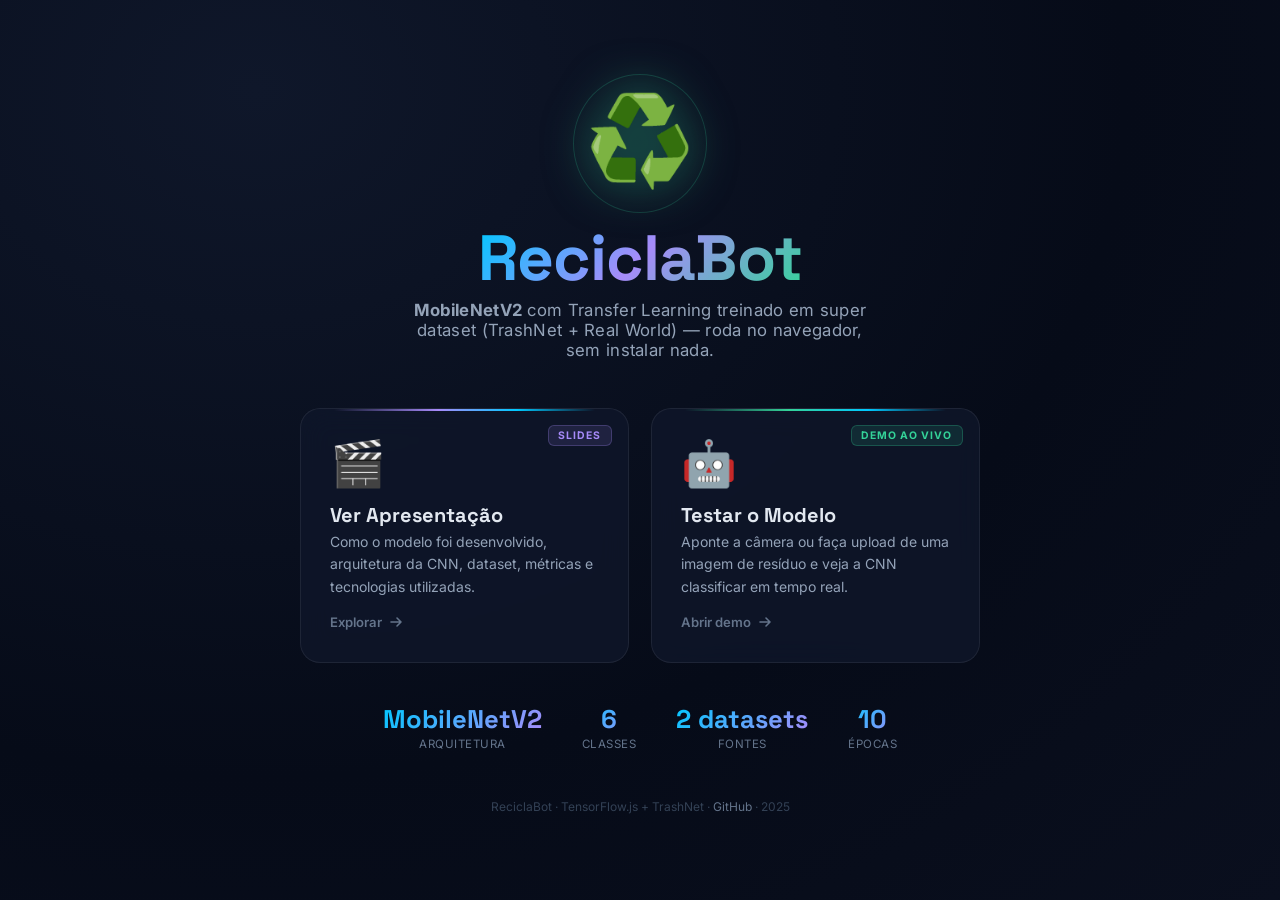
<file: index.html>
<!DOCTYPE html>
<html lang="pt-BR">
<head>
  <meta charset="UTF-8">
  <meta name="viewport" content="width=device-width, initial-scale=1.0">
  <title>ReciclaBot — Classificador de Resíduos com CNN</title>
  <meta name="description" content="ReciclaBot: demonstração de MobileNetV2 com Transfer Learning treinado em super dataset (TrashNet + Real World) para classificação de resíduos, direto no navegador com TensorFlow.js.">
  <link rel="stylesheet" href="style.css">
  <style>
    /* ── Hub-specific styles ── */
    .hub-wrap {
      min-height: 100vh;
      display: flex;
      flex-direction: column;
      align-items: center;
      justify-content: center;
      padding: 2rem 1.5rem;
      gap: 0;
    }

    /* ── Logo / Hero ── */
    .hub-logo {
      font-size: clamp(3.5rem, 10vw, 5.5rem);
      margin-bottom: 0.5rem;
      animation: iconFloat 4s ease-in-out infinite;
      filter: drop-shadow(0 0 24px rgba(52, 211, 153, 0.5));
    }

    .hub-title {
      font-family: var(--font-display);
      font-size: clamp(2.4rem, 7vw, 4rem);
      font-weight: 700;
      text-align: center;
      line-height: 1.05;
      letter-spacing: -1px;
      margin-bottom: 0.5rem;
      animation: gradShift 5s ease-in-out infinite alternate;
    }

    .hub-tagline {
      font-size: clamp(0.9rem, 2.5vw, 1.05rem);
      color: var(--clr-muted);
      text-align: center;
      letter-spacing: 0.3px;
      margin-bottom: 3rem;
      max-width: 480px;
    }

    /* ── Two big action cards ── */
    .hub-cards {
      display: grid;
      grid-template-columns: repeat(auto-fit, minmax(260px, 1fr));
      gap: 1.4rem;
      width: 100%;
      max-width: 680px;
      margin-bottom: 2.5rem;
    }

    .hub-card {
      position: relative;
      padding: 2rem 1.8rem 2rem;
      border-radius: var(--radius-card);
      border: 1px solid var(--clr-border);
      background: var(--clr-bg-card);
      backdrop-filter: var(--blur-card);
      cursor: pointer;
      transition: transform 0.25s ease, box-shadow 0.25s ease, border-color 0.25s ease;
      overflow: hidden;
      text-decoration: none;
      color: var(--clr-text);
      display: flex;
      flex-direction: column;
      align-items: flex-start;
      gap: 1rem;
    }

    .hub-card::before {
      content: '';
      position: absolute;
      top: 0; left: 10%; right: 10%;
      height: 2px;
      border-radius: 999px;
      background: var(--card-accent, linear-gradient(90deg, transparent, var(--clr-cyan), transparent));
      transition: opacity 0.25s;
    }

    .hub-card.card-presentation { --card-accent: linear-gradient(90deg, transparent, var(--clr-violet) 40%, var(--clr-cyan) 70%, transparent); }
    .hub-card.card-demo         { --card-accent: linear-gradient(90deg, transparent, var(--clr-green)  40%, var(--clr-cyan) 70%, transparent); }

    .hub-card:hover {
      transform: translateY(-5px);
      border-color: rgba(0,200,255,0.25);
      box-shadow: 0 12px 48px rgba(0,200,255,0.15), 0 4px 20px rgba(0,0,0,0.5);
    }

    .hub-card-icon {
      font-size: 2.8rem;
      line-height: 1;
    }

    .hub-card-badge {
      position: absolute;
      top: 1rem;
      right: 1rem;
      font-size: 0.65rem;
      font-weight: 700;
      letter-spacing: 1px;
      text-transform: uppercase;
      padding: 0.2rem 0.6rem;
      border-radius: 6px;
    }
    .card-presentation .hub-card-badge { background: rgba(167,139,250,0.12); color: var(--clr-violet); border: 1px solid rgba(167,139,250,0.25); }
    .card-demo         .hub-card-badge { background: rgba(52,211,153,0.12);  color: var(--clr-green);  border: 1px solid rgba(52,211,153,0.25); }

    .hub-card-title {
      font-family: var(--font-display);
      font-size: 1.25rem;
      font-weight: 700;
      margin-bottom: 0.2rem;
    }

    .hub-card-desc {
      font-size: 0.875rem;
      color: var(--clr-muted);
      line-height: 1.6;
    }

    .hub-card-arrow {
      margin-top: auto;
      display: flex;
      align-items: center;
      gap: 0.4rem;
      font-size: 0.82rem;
      font-weight: 600;
      color: var(--clr-subtle);
      transition: color 0.2s, gap 0.2s;
    }
    .hub-card:hover .hub-card-arrow { color: var(--clr-cyan); gap: 0.7rem; }

    /* ── Metrics strip ── */
    .hub-metrics {
      display: flex;
      flex-wrap: wrap;
      justify-content: center;
      gap: 1.5rem 2.5rem;
      max-width: 560px;
      text-align: center;
    }

    .metric {
      display: flex;
      flex-direction: column;
      gap: 0.15rem;
    }
    .metric-value {
      font-family: var(--font-display);
      font-size: 1.6rem;
      font-weight: 700;
      background: linear-gradient(135deg, var(--clr-cyan), var(--clr-violet));
      -webkit-background-clip: text;
      -webkit-text-fill-color: transparent;
      background-clip: text;
    }
    .metric-label {
      font-size: 0.72rem;
      color: var(--clr-subtle);
      letter-spacing: 0.5px;
      text-transform: uppercase;
    }

    /* ── Footer ── */
    .hub-footer {
      margin-top: 3rem;
      font-size: 0.75rem;
      color: var(--clr-faint);
      text-align: center;
    }
    .hub-footer a { color: var(--clr-subtle); transition: color 0.2s; }
    .hub-footer a:hover { color: var(--clr-cyan); }

    /* ── Glow ring on logo ── */
    .logo-ring {
      position: relative;
      display: inline-block;
      margin-bottom: 1.5rem;
    }
    .logo-ring::after {
      content: '';
      position: absolute;
      inset: -12px;
      border-radius: 50%;
      border: 1px solid rgba(52,211,153,0.2);
      animation: ringPulse 3s ease-in-out infinite;
    }
    @keyframes ringPulse {
      0%, 100% { box-shadow: 0 0 0 0 rgba(52,211,153,0.15), 0 0 30px rgba(52,211,153,0.10); }
      50%       { box-shadow: 0 0 0 12px rgba(52,211,153,0.0), 0 0 50px rgba(52,211,153,0.20); }
    }

    /* Entry animation */
    .hub-wrap > * { animation: slideUp 0.7s ease forwards; }
    .hub-wrap > *:nth-child(2) { animation-delay: 0.05s; }
    .hub-wrap > *:nth-child(3) { animation-delay: 0.1s; }
    .hub-wrap > *:nth-child(4) { animation-delay: 0.15s; }
    .hub-wrap > *:nth-child(5) { animation-delay: 0.22s; }
    .hub-wrap > *:nth-child(6) { animation-delay: 0.3s; }
  </style>
</head>
<body>
  <!-- Floating emoji background -->
  <div id="waste-bg" aria-hidden="true"></div>

  <div class="page-wrap">
    <main class="hub-wrap">

      <!-- Logo -->
      <div class="logo-ring">
        <div class="hub-logo">♻️</div>
      </div>

      <!-- Title -->
      <h1 class="hub-title gradient-text">ReciclaBot</h1>

      <!-- Tagline -->
      <p class="hub-tagline">
        <strong>MobileNetV2</strong> com Transfer Learning treinado em super dataset
        (TrashNet + Real World) — roda no navegador, sem instalar nada.
      </p>

      <!-- Action cards -->
      <div class="hub-cards">
        <a href="apresentacao/index.html" class="hub-card card-presentation" id="btn-apresentacao">
          <span class="hub-card-badge">slides</span>
          <div class="hub-card-icon">🎬</div>
          <div>
            <div class="hub-card-title">Ver Apresentação</div>
            <p class="hub-card-desc">
              Como o modelo foi desenvolvido, arquitetura da CNN, dataset, métricas e tecnologias utilizadas.
            </p>
          </div>
          <div class="hub-card-arrow">
            Explorar
            <svg width="16" height="16" viewBox="0 0 16 16" fill="none"><path d="M3 8h10M9 4l4 4-4 4" stroke="currentColor" stroke-width="1.6" stroke-linecap="round" stroke-linejoin="round"/></svg>
          </div>
        </a>

        <a href="webapp/index.html" class="hub-card card-demo" id="btn-webapp">
          <span class="hub-card-badge">demo ao vivo</span>
          <div class="hub-card-icon">🤖</div>
          <div>
            <div class="hub-card-title">Testar o Modelo</div>
            <p class="hub-card-desc">
              Aponte a câmera ou faça upload de uma imagem de resíduo e veja a CNN classificar em tempo real.
            </p>
          </div>
          <div class="hub-card-arrow">
            Abrir demo
            <svg width="16" height="16" viewBox="0 0 16 16" fill="none"><path d="M3 8h10M9 4l4 4-4 4" stroke="currentColor" stroke-width="1.6" stroke-linecap="round" stroke-linejoin="round"/></svg>
          </div>
        </a>
      </div>

      <!-- Metrics strip -->
      <div class="hub-metrics">
        <div class="metric">
          <span class="metric-value">MobileNetV2</span>
          <span class="metric-label">Arquitetura</span>
        </div>
        <div class="metric">
          <span class="metric-value">6</span>
          <span class="metric-label">Classes</span>
        </div>
        <div class="metric">
          <span class="metric-value">2 datasets</span>
          <span class="metric-label">Fontes</span>
        </div>
        <div class="metric">
          <span class="metric-value">10</span>
          <span class="metric-label">Épocas</span>
        </div>
      </div>

      <footer class="hub-footer">
        ReciclaBot · TensorFlow.js + TrashNet ·
        <a href="https://github.com/karinyFMP/CNN-ReciclaBot" target="_blank" rel="noopener">GitHub</a>
        · 2025
      </footer>
    </main>
  </div>

  <script>
    // ── Floating background emojis ──
    const items = [
      ["♻️",  4, 22, 0.0,  1.55, 12], ["📄", 16, 28, 3.5,  1.25, -8],
      ["🥫", 31, 19, 1.2,  1.70, 15], ["🍾", 47, 25, 5.8,  1.40, -5],
      ["📦", 62, 21, 2.1,  1.85,-18], ["♻️", 75, 30, 0.7,  1.10, 10],
      ["📄", 88, 17, 4.3,  1.55, -6], ["🥫", 93, 24, 6.5,  1.30, 20],
      ["🍾",  9, 26, 8.0,  1.75,-12], ["📦", 23, 20, 1.9,  1.15, 16],
      ["♻️", 38, 32, 4.0,  1.45, -9], ["📄", 53, 18, 7.2,  1.60,  7],
      ["🥫", 68, 23, 3.0,  1.25,-14], ["🍾", 80, 27, 5.0,  1.70, 11],
      ["📦", 11, 16, 9.1,  1.40, -3], ["♻️", 57, 29, 2.7,  1.85, 18],
    ];
    const bg = document.getElementById('waste-bg');
    items.forEach(([emoji, left, dur, delay, size, rot]) => {
      const s = document.createElement('span');
      s.textContent = emoji;
      s.style.cssText = `left:${left}vw;font-size:${size}rem;animation-duration:${dur}s;animation-delay:-${delay}s;--rs:${rot}deg;--re:${-rot}deg;`;
      bg.appendChild(s);
    });
  </script>
</body>
</html>
</file>
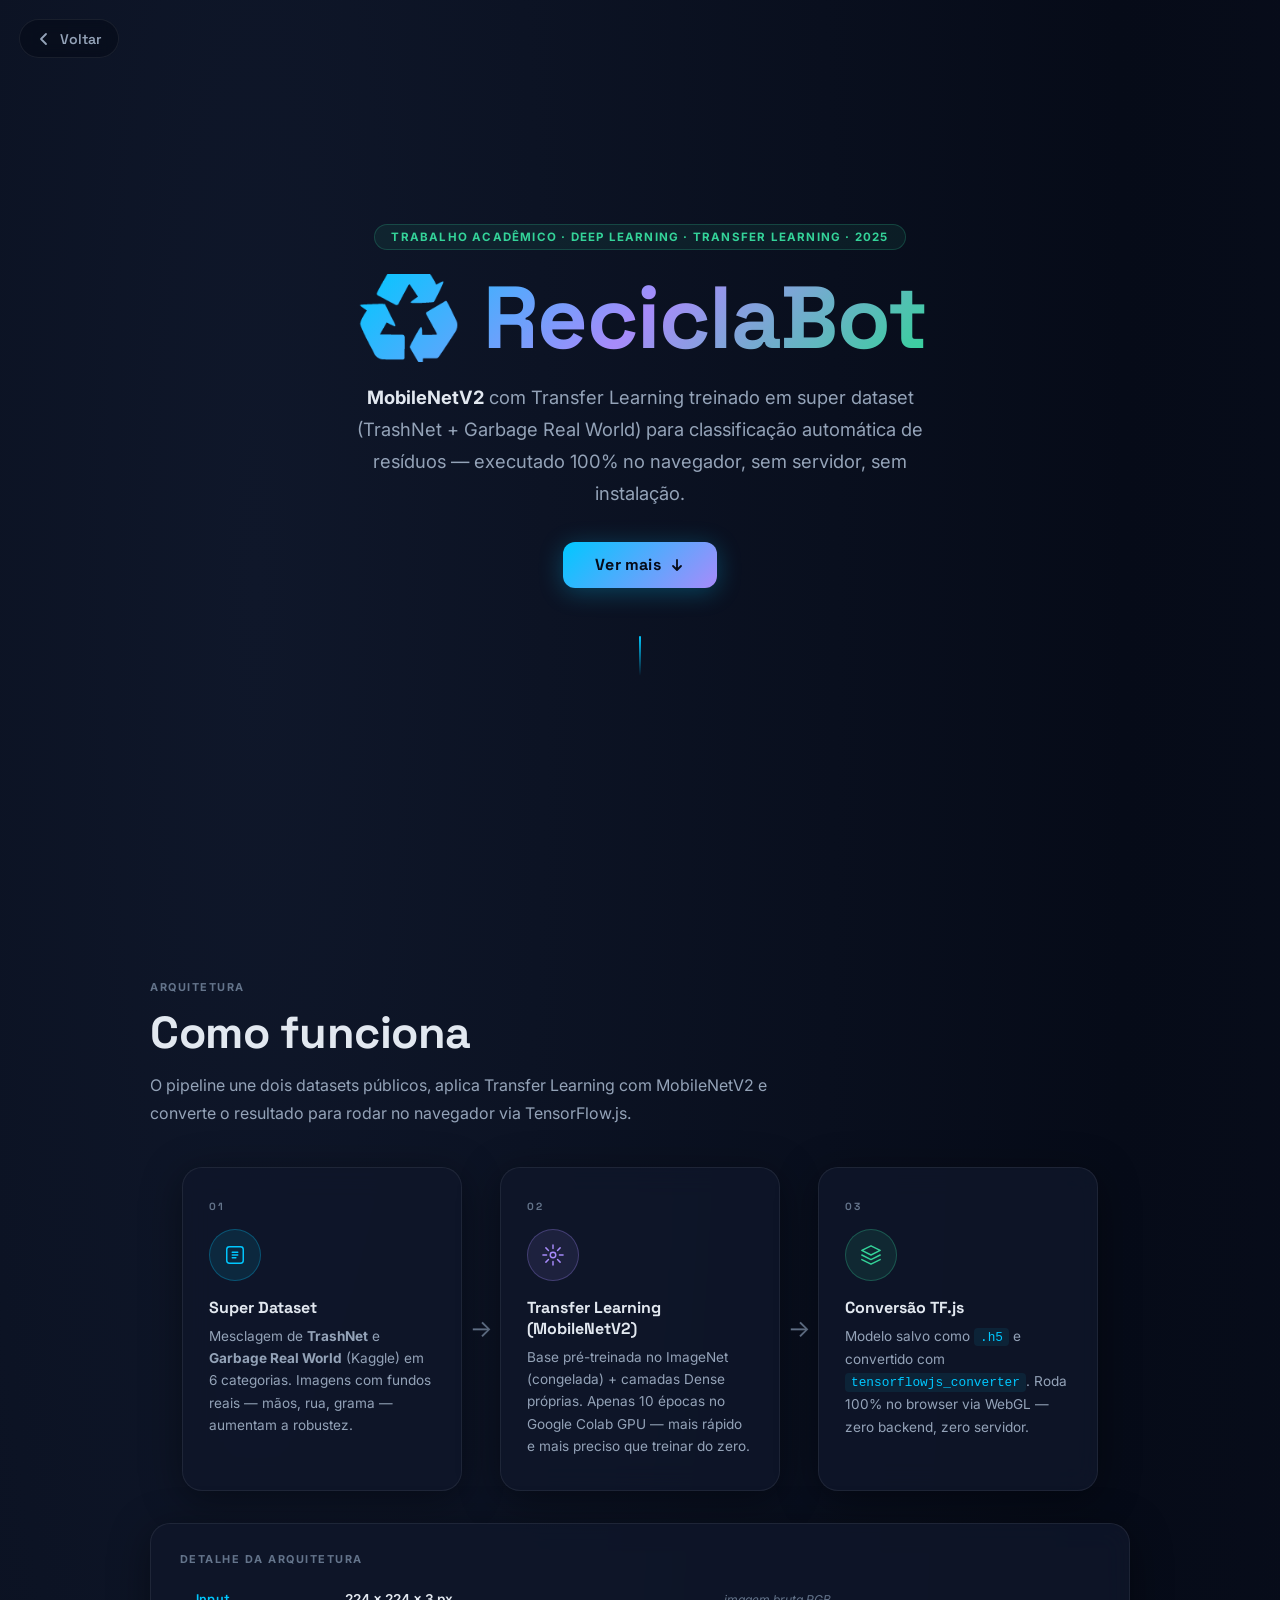
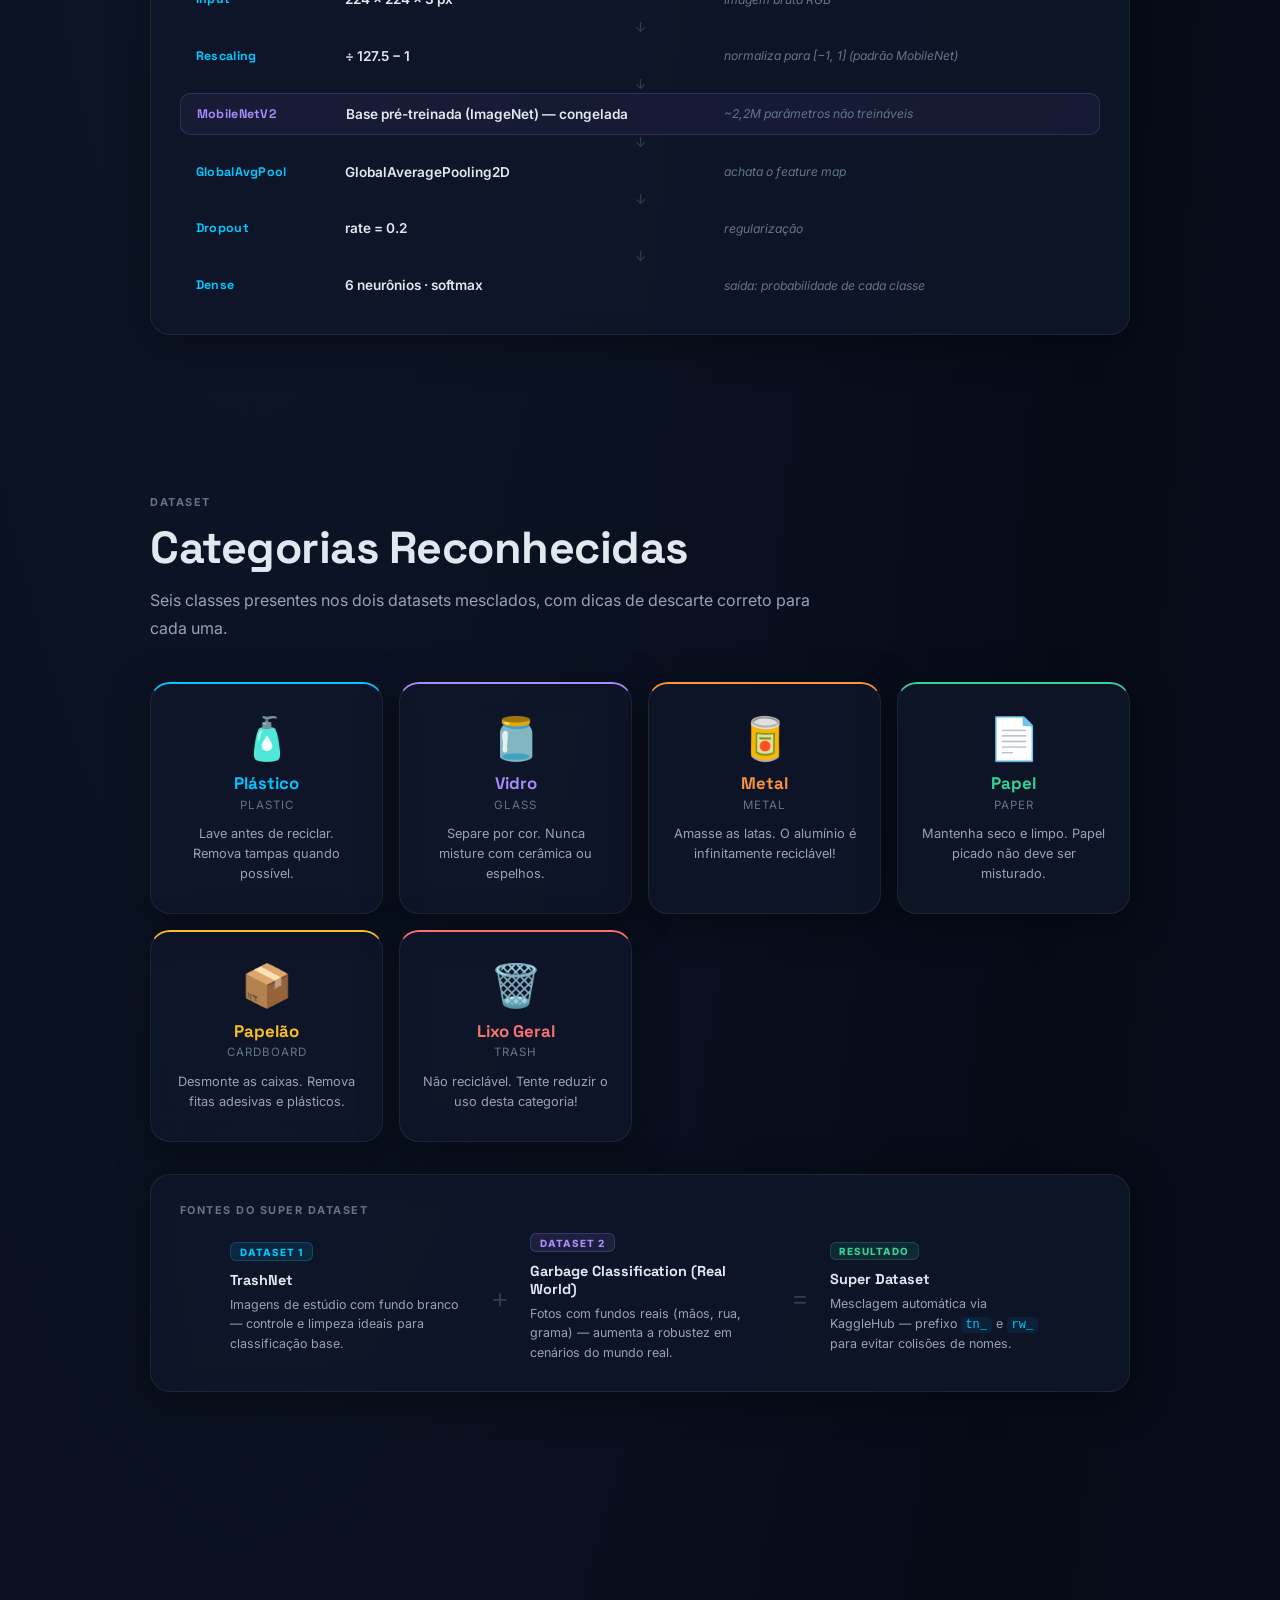
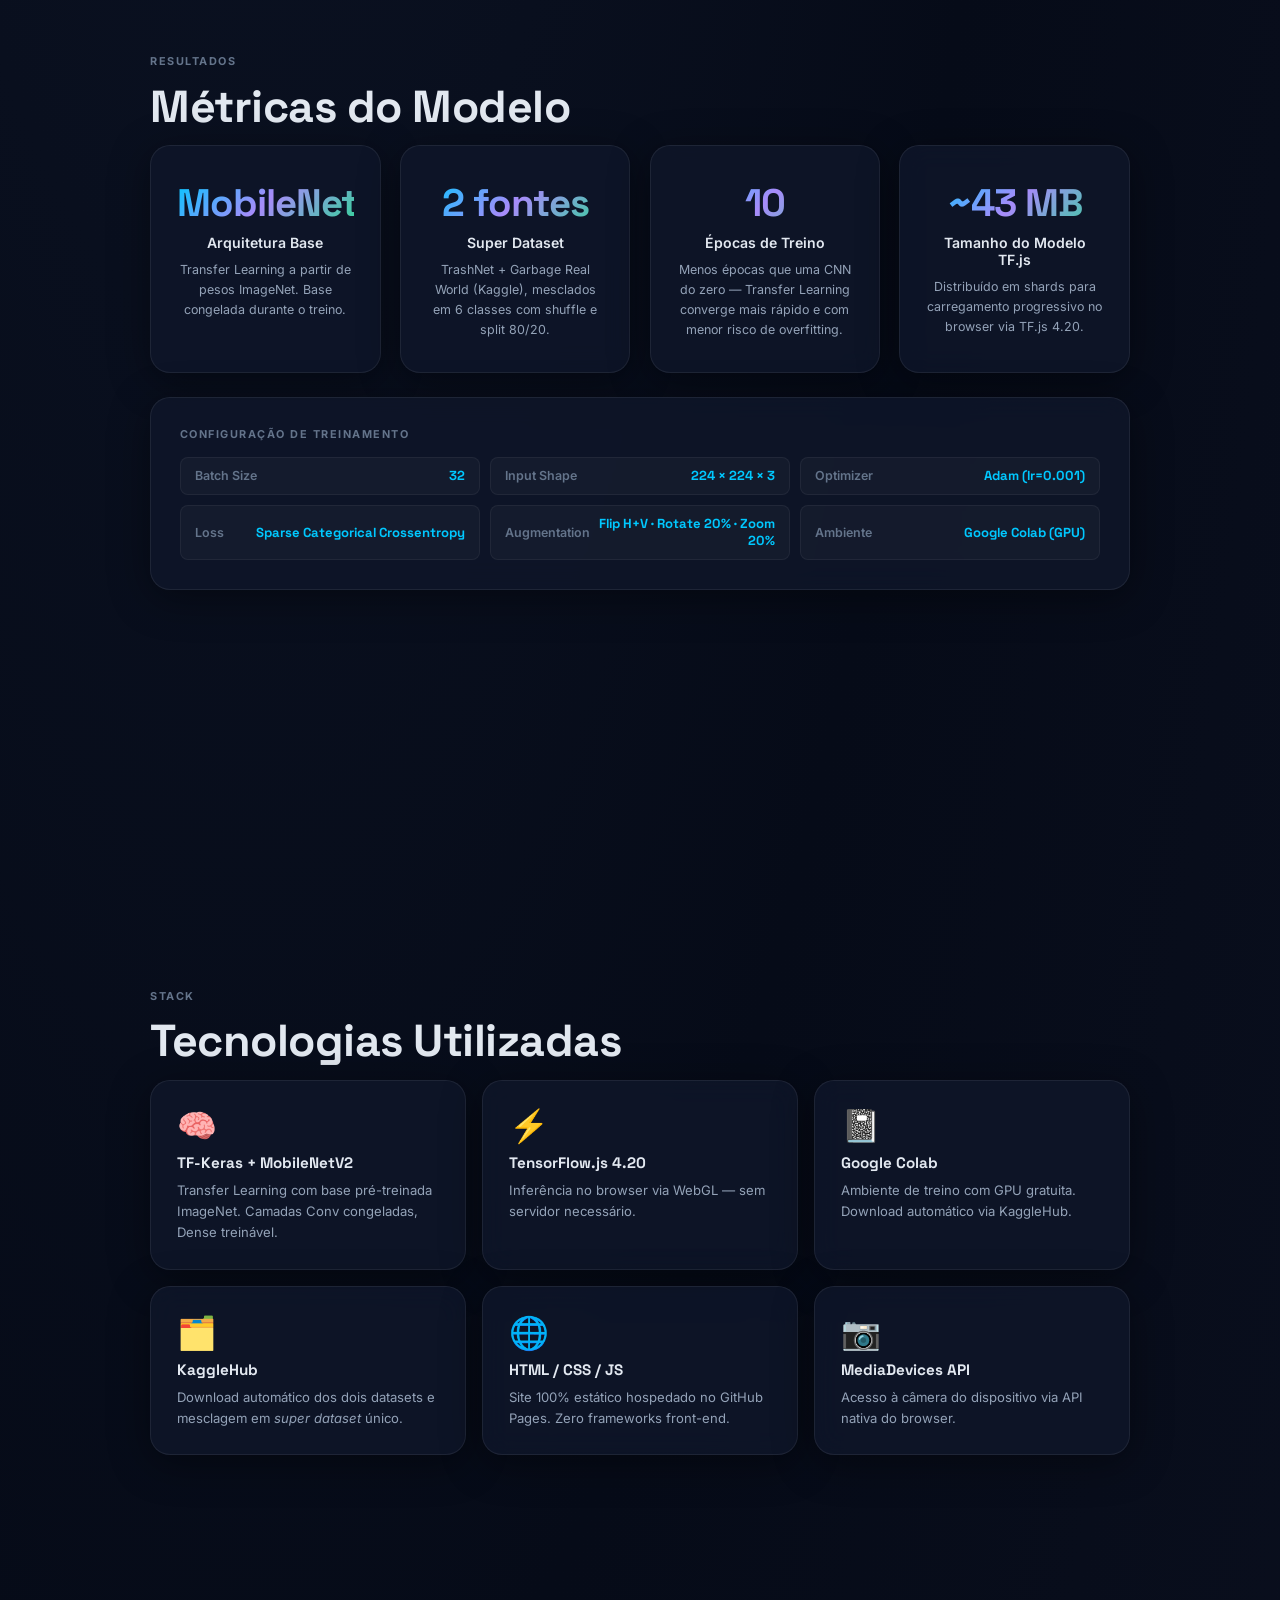
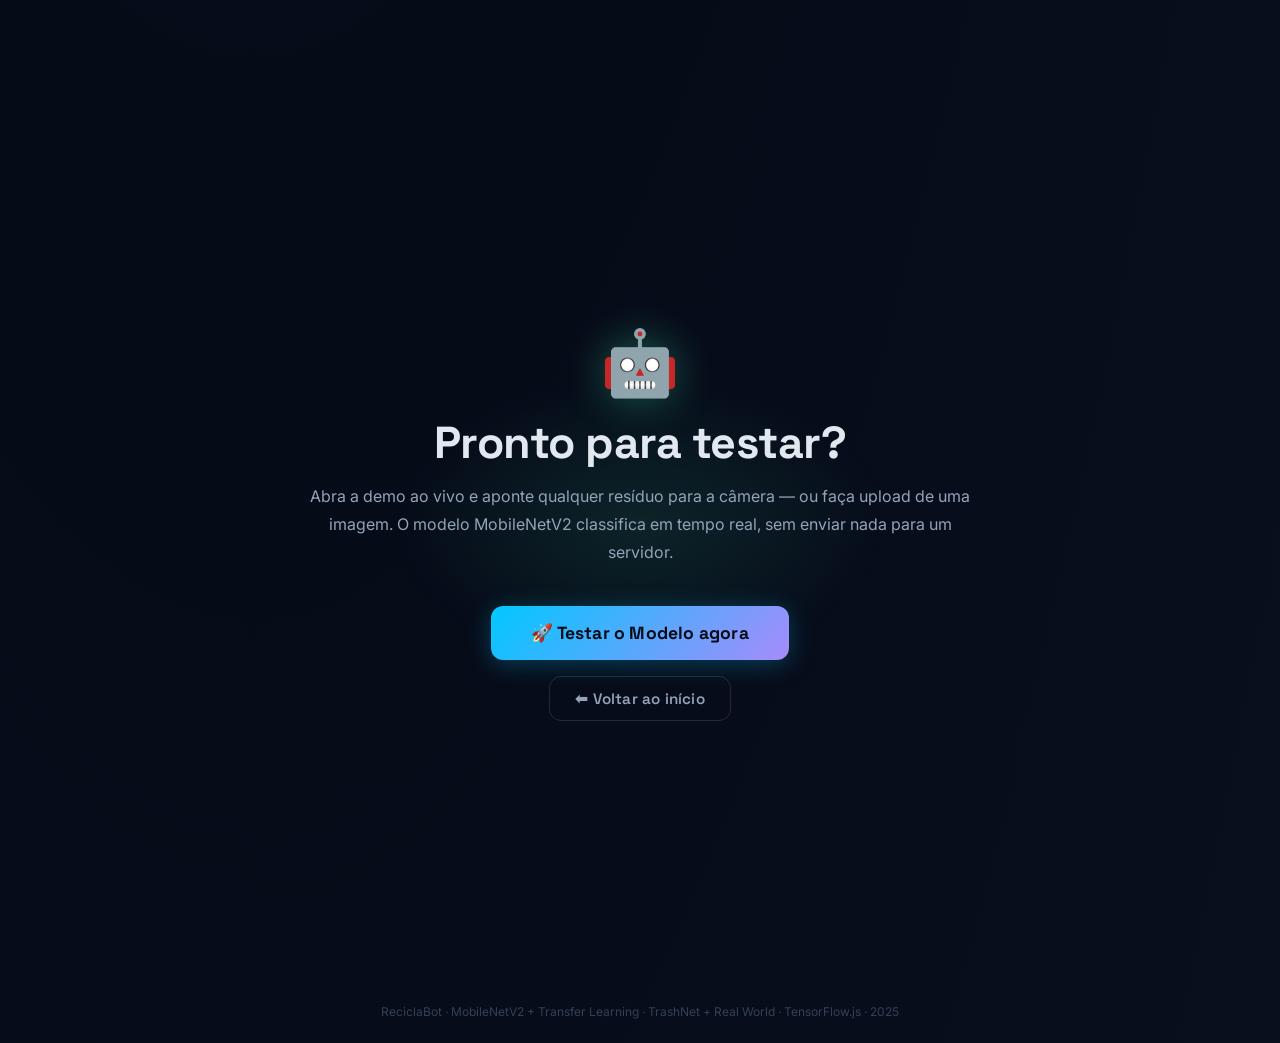
<file: apresentacao/index.html>
<!DOCTYPE html>
<html lang="pt-BR">
<head>
  <meta charset="UTF-8">
  <meta name="viewport" content="width=device-width, initial-scale=1.0">
  <title>Apresentação — ReciclaBot CNN</title>
  <meta name="description" content="Apresentação do projeto ReciclaBot: Transfer Learning com MobileNetV2, super dataset (TrashNet + Real World), métricas, tecnologias e demonstração.">
  <link rel="stylesheet" href="../style.css">
  <link rel="stylesheet" href="style.css">
</head>
<body>
  <!-- Floating emoji background -->
  <div id="waste-bg" aria-hidden="true"></div>

  <!-- ══ FIXED: Test Model button ══ -->
  <a href="../webapp/index.html" class="fab-test" id="fab-test-model" aria-label="Testar o modelo">
    <span class="fab-icon">🤖</span>
    <span class="fab-label">Testar o Modelo</span>
  </a>

  <!-- ══ FIXED: Back button ══ -->
  <a href="../index.html" class="fab-back" id="fab-back-home" aria-label="Voltar">
    <svg width="16" height="16" viewBox="0 0 16 16" fill="none"><path d="M10 3L5 8l5 5" stroke="currentColor" stroke-width="1.8" stroke-linecap="round" stroke-linejoin="round"/></svg>
    <span class="fab-label">Voltar</span>
  </a>

  <div class="page-wrap">

    <!-- ══════════════ SECTION 1 — Hero ══════════════ -->
    <section class="section hero-section" id="hero">
      <div class="hero-inner">
        <div class="hero-chip reveal">Trabalho Acadêmico · Deep Learning · Transfer Learning · 2025</div>
        <h1 class="hero-title gradient-text reveal" style="--d:0.05s">
          ♻️ ReciclaBot
        </h1>
        <p class="hero-sub reveal" style="--d:0.12s">
          <strong>MobileNetV2</strong> com Transfer Learning treinado em super dataset
          (TrashNet + Garbage Real World) para classificação automática de resíduos
          — executado 100% no navegador, sem servidor, sem instalação.
        </p>
        <div class="hero-actions reveal" style="--d:0.2s">
          <a href="#como-funciona" class="btn-primary">
            Ver mais
            <svg width="16" height="16" viewBox="0 0 16 16" fill="none"><path d="M8 3v10M4 9l4 4 4-4" stroke="currentColor" stroke-width="1.8" stroke-linecap="round" stroke-linejoin="round"/></svg>
          </a>
        </div>
        <div class="hero-scroll-hint reveal" style="--d:0.3s" aria-hidden="true">
          <span></span>
        </div>
      </div>
    </section>

    <!-- ══════════════ SECTION 2 — Como funciona ══════════════ -->
    <section class="section" id="como-funciona">
      <div class="section-inner">
        <p class="section-label reveal">Arquitetura</p>
        <h2 class="section-title reveal" style="--d:0.05s">Como funciona</h2>
        <p class="section-desc reveal" style="--d:0.1s">
          O pipeline une dois datasets públicos, aplica Transfer Learning com MobileNetV2
          e converte o resultado para rodar no navegador via TensorFlow.js.
        </p>

        <div class="pipeline-steps">
          <div class="pipeline-step glass-card reveal" style="--d:0.05s">
            <div class="ps-num">01</div>
            <div class="ps-icon step-1">
              <svg viewBox="0 0 24 24" fill="none" stroke="currentColor" stroke-width="1.6" xmlns="http://www.w3.org/2000/svg"><rect x="3" y="3" width="18" height="18" rx="3"/><path d="M9 9h6M9 12h6M9 15h4" stroke-linecap="round"/></svg>
            </div>
            <div class="ps-content">
              <h3>Super Dataset</h3>
              <p>Mesclagem de <strong>TrashNet</strong> e <strong>Garbage Real World</strong> (Kaggle) em 6 categorias. Imagens com fundos reais — mãos, rua, grama — aumentam a robustez.</p>
            </div>
          </div>

          <div class="pipeline-arrow reveal" style="--d:0.08s" aria-hidden="true">→</div>

          <div class="pipeline-step glass-card reveal" style="--d:0.12s">
            <div class="ps-num">02</div>
            <div class="ps-icon step-2">
              <svg viewBox="0 0 24 24" fill="none" stroke="currentColor" stroke-width="1.6" xmlns="http://www.w3.org/2000/svg"><circle cx="12" cy="12" r="3"/><path d="M12 1v4M12 19v4M4.22 4.22l2.83 2.83M16.95 16.95l2.83 2.83M1 12h4M19 12h4M4.22 19.78l2.83-2.83M16.95 7.05l2.83-2.83" stroke-linecap="round"/></svg>
            </div>
            <div class="ps-content">
              <h3>Transfer Learning (MobileNetV2)</h3>
              <p>Base pré-treinada no ImageNet (congelada) + camadas Dense próprias. Apenas 10 épocas no Google Colab GPU — mais rápido e mais preciso que treinar do zero.</p>
            </div>
          </div>

          <div class="pipeline-arrow reveal" style="--d:0.16s" aria-hidden="true">→</div>

          <div class="pipeline-step glass-card reveal" style="--d:0.2s">
            <div class="ps-num">03</div>
            <div class="ps-icon step-3">
              <svg viewBox="0 0 24 24" fill="none" stroke="currentColor" stroke-width="1.6" xmlns="http://www.w3.org/2000/svg"><path d="M12 2L2 7l10 5 10-5-10-5zM2 17l10 5 10-5M2 12l10 5 10-5" stroke-linecap="round" stroke-linejoin="round"/></svg>
            </div>
            <div class="ps-content">
              <h3>Conversão TF.js</h3>
              <p>Modelo salvo como <code>.h5</code> e convertido com <code>tensorflowjs_converter</code>. Roda 100% no browser via WebGL — zero backend, zero servidor.</p>
            </div>
          </div>
        </div>

        <!-- Architecture detail card -->
        <div class="arch-detail glass-card reveal" style="--d:0.25s; margin-top:2rem;">
          <p class="section-label" style="margin-bottom:0.8rem">Detalhe da Arquitetura</p>
          <div class="arch-layers">
            <div class="arch-layer">
              <span class="arch-layer-num">Input</span>
              <span class="arch-layer-name">224 × 224 × 3 px</span>
              <span class="arch-layer-note">imagem bruta RGB</span>
            </div>
            <div class="arch-arrow" aria-hidden="true">↓</div>
            <div class="arch-layer">
              <span class="arch-layer-num">Rescaling</span>
              <span class="arch-layer-name">÷ 127.5 − 1</span>
              <span class="arch-layer-note">normaliza para [−1, 1] (padrão MobileNet)</span>
            </div>
            <div class="arch-arrow" aria-hidden="true">↓</div>
            <div class="arch-layer arch-highlight">
              <span class="arch-layer-num">MobileNetV2</span>
              <span class="arch-layer-name">Base pré-treinada (ImageNet) — congelada</span>
              <span class="arch-layer-note">~2,2M parâmetros não treináveis</span>
            </div>
            <div class="arch-arrow" aria-hidden="true">↓</div>
            <div class="arch-layer">
              <span class="arch-layer-num">GlobalAvgPool</span>
              <span class="arch-layer-name">GlobalAveragePooling2D</span>
              <span class="arch-layer-note">achata o feature map</span>
            </div>
            <div class="arch-arrow" aria-hidden="true">↓</div>
            <div class="arch-layer">
              <span class="arch-layer-num">Dropout</span>
              <span class="arch-layer-name">rate = 0.2</span>
              <span class="arch-layer-note">regularização</span>
            </div>
            <div class="arch-arrow" aria-hidden="true">↓</div>
            <div class="arch-layer">
              <span class="arch-layer-num">Dense</span>
              <span class="arch-layer-name">6 neurônios · softmax</span>
              <span class="arch-layer-note">saída: probabilidade de cada classe</span>
            </div>
          </div>
        </div>

      </div>
    </section>

    <!-- ══════════════ SECTION 3 — Categorias ══════════════ -->
    <section class="section" id="categorias">
      <div class="section-inner">
        <p class="section-label reveal">Dataset</p>
        <h2 class="section-title reveal" style="--d:0.05s">Categorias Reconhecidas</h2>
        <p class="section-desc reveal" style="--d:0.1s">
          Seis classes presentes nos dois datasets mesclados, com dicas de descarte correto para cada uma.
        </p>

        <div class="cat-grid">
          <div class="cat-card glass-card reveal" style="--d:0.03s; --accent:#00c8ff">
            <div class="cat-icon">🧴</div>
            <div class="cat-name">Plástico</div>
            <div class="cat-en">plastic</div>
            <p class="cat-tip">Lave antes de reciclar. Remova tampas quando possível.</p>
          </div>
          <div class="cat-card glass-card reveal" style="--d:0.07s; --accent:#a78bfa">
            <div class="cat-icon">🫙</div>
            <div class="cat-name">Vidro</div>
            <div class="cat-en">glass</div>
            <p class="cat-tip">Separe por cor. Nunca misture com cerâmica ou espelhos.</p>
          </div>
          <div class="cat-card glass-card reveal" style="--d:0.11s; --accent:#fb923c">
            <div class="cat-icon">🥫</div>
            <div class="cat-name">Metal</div>
            <div class="cat-en">metal</div>
            <p class="cat-tip">Amasse as latas. O alumínio é infinitamente reciclável!</p>
          </div>
          <div class="cat-card glass-card reveal" style="--d:0.15s; --accent:#34d399">
            <div class="cat-icon">📄</div>
            <div class="cat-name">Papel</div>
            <div class="cat-en">paper</div>
            <p class="cat-tip">Mantenha seco e limpo. Papel picado não deve ser misturado.</p>
          </div>
          <div class="cat-card glass-card reveal" style="--d:0.19s; --accent:#fbbf24">
            <div class="cat-icon">📦</div>
            <div class="cat-name">Papelão</div>
            <div class="cat-en">cardboard</div>
            <p class="cat-tip">Desmonte as caixas. Remova fitas adesivas e plásticos.</p>
          </div>
          <div class="cat-card glass-card reveal" style="--d:0.23s; --accent:#f87171">
            <div class="cat-icon">🗑️</div>
            <div class="cat-name">Lixo Geral</div>
            <div class="cat-en">trash</div>
            <p class="cat-tip">Não reciclável. Tente reduzir o uso desta categoria!</p>
          </div>
        </div>

        <!-- Dataset comparison -->
        <div class="dataset-compare glass-card reveal" style="--d:0.28s; margin-top:2rem;">
          <p class="section-label" style="margin-bottom:1rem">Fontes do Super Dataset</p>
          <div class="ds-cols">
            <div class="ds-col">
              <div class="ds-badge ds-badge-cyan">Dataset 1</div>
              <div class="ds-name">TrashNet</div>
              <div class="ds-desc">Imagens de estúdio com fundo branco — controle e limpeza ideais para classificação base.</div>
            </div>
            <div class="ds-plus" aria-hidden="true">+</div>
            <div class="ds-col">
              <div class="ds-badge ds-badge-violet">Dataset 2</div>
              <div class="ds-name">Garbage Classification (Real World)</div>
              <div class="ds-desc">Fotos com fundos reais (mãos, rua, grama) — aumenta a robustez em cenários do mundo real.</div>
            </div>
            <div class="ds-equals" aria-hidden="true">=</div>
            <div class="ds-col ds-result">
              <div class="ds-badge ds-badge-green">Resultado</div>
              <div class="ds-name">Super Dataset</div>
              <div class="ds-desc">Mesclagem automática via KaggleHub — prefixo <code>tn_</code> e <code>rw_</code> para evitar colisões de nomes.</div>
            </div>
          </div>
        </div>

      </div>
    </section>

    <!-- ══════════════ SECTION 4 — Métricas ══════════════ -->
    <section class="section" id="metricas">
      <div class="section-inner">
        <p class="section-label reveal">Resultados</p>
        <h2 class="section-title reveal" style="--d:0.05s">Métricas do Modelo</h2>

        <div class="metrics-grid">
          <div class="metric-big glass-card reveal" style="--d:0.04s">
            <div class="metric-big-value gradient-text">MobileNetV2</div>
            <div class="metric-big-label">Arquitetura Base</div>
            <p class="metric-big-note">Transfer Learning a partir de pesos ImageNet. Base congelada durante o treino.</p>
          </div>
          <div class="metric-big glass-card reveal" style="--d:0.09s">
            <div class="metric-big-value gradient-text">2 fontes</div>
            <div class="metric-big-label">Super Dataset</div>
            <p class="metric-big-note">TrashNet + Garbage Real World (Kaggle), mesclados em 6 classes com shuffle e split 80/20.</p>
          </div>
          <div class="metric-big glass-card reveal" style="--d:0.14s">
            <div class="metric-big-value gradient-text">10</div>
            <div class="metric-big-label">Épocas de Treino</div>
            <p class="metric-big-note">Menos épocas que uma CNN do zero — Transfer Learning converge mais rápido e com menor risco de overfitting.</p>
          </div>
          <div class="metric-big glass-card reveal" style="--d:0.19s">
            <div class="metric-big-value gradient-text">~43 MB</div>
            <div class="metric-big-label">Tamanho do Modelo TF.js</div>
            <p class="metric-big-note">Distribuído em shards para carregamento progressivo no browser via TF.js 4.20.</p>
          </div>
        </div>

        <!-- Training config block -->
        <div class="train-config glass-card reveal" style="--d:0.24s; margin-top:1.5rem;">
          <p class="section-label" style="margin-bottom:1rem">Configuração de Treinamento</p>
          <div class="config-grid">
            <div class="config-item"><span class="cfg-key">Batch Size</span><span class="cfg-val">32</span></div>
            <div class="config-item"><span class="cfg-key">Input Shape</span><span class="cfg-val">224 × 224 × 3</span></div>
            <div class="config-item"><span class="cfg-key">Optimizer</span><span class="cfg-val">Adam (lr=0.001)</span></div>
            <div class="config-item"><span class="cfg-key">Loss</span><span class="cfg-val">Sparse Categorical Crossentropy</span></div>
            <div class="config-item"><span class="cfg-key">Augmentation</span><span class="cfg-val">Flip H+V · Rotate 20% · Zoom 20%</span></div>
            <div class="config-item"><span class="cfg-key">Ambiente</span><span class="cfg-val">Google Colab (GPU)</span></div>
          </div>
        </div>

      </div>
    </section>

    <!-- ══════════════ SECTION 5 — Tecnologias ══════════════ -->
    <section class="section" id="tecnologias">
      <div class="section-inner">
        <p class="section-label reveal">Stack</p>
        <h2 class="section-title reveal" style="--d:0.05s">Tecnologias Utilizadas</h2>

        <div class="tech-grid">
          <div class="tech-item glass-card reveal" style="--d:0.04s">
            <div class="tech-logo">🧠</div>
            <div class="tech-name">TF-Keras + MobileNetV2</div>
            <div class="tech-desc">Transfer Learning com base pré-treinada ImageNet. Camadas Conv congeladas, Dense treinável.</div>
          </div>
          <div class="tech-item glass-card reveal" style="--d:0.08s">
            <div class="tech-logo">⚡</div>
            <div class="tech-name">TensorFlow.js 4.20</div>
            <div class="tech-desc">Inferência no browser via WebGL — sem servidor necessário.</div>
          </div>
          <div class="tech-item glass-card reveal" style="--d:0.12s">
            <div class="tech-logo">📓</div>
            <div class="tech-name">Google Colab</div>
            <div class="tech-desc">Ambiente de treino com GPU gratuita. Download automático via KaggleHub.</div>
          </div>
          <div class="tech-item glass-card reveal" style="--d:0.16s">
            <div class="tech-logo">🗂️</div>
            <div class="tech-name">KaggleHub</div>
            <div class="tech-desc">Download automático dos dois datasets e mesclagem em <em>super dataset</em> único.</div>
          </div>
          <div class="tech-item glass-card reveal" style="--d:0.20s">
            <div class="tech-logo">🌐</div>
            <div class="tech-name">HTML / CSS / JS</div>
            <div class="tech-desc">Site 100% estático hospedado no GitHub Pages. Zero frameworks front-end.</div>
          </div>
          <div class="tech-item glass-card reveal" style="--d:0.24s">
            <div class="tech-logo">📷</div>
            <div class="tech-name">MediaDevices API</div>
            <div class="tech-desc">Acesso à câmera do dispositivo via API nativa do browser.</div>
          </div>
        </div>
      </div>
    </section>

    <!-- ══════════════ SECTION 6 — CTA Final ══════════════ -->
    <section class="section cta-section" id="demo">
      <div class="section-inner cta-inner">
        <div class="cta-glow" aria-hidden="true"></div>
        <div class="cta-emoji reveal">🤖</div>
        <h2 class="section-title reveal" style="--d:0.06s">Pronto para testar?</h2>
        <p class="section-desc reveal" style="--d:0.12s">
          Abra a demo ao vivo e aponte qualquer resíduo para a câmera — ou faça upload de uma imagem.
          O modelo MobileNetV2 classifica em tempo real, sem enviar nada para um servidor.
        </p>
        <div class="reveal" style="--d:0.18s">
          <a href="../webapp/index.html" class="btn-primary" id="cta-test-btn" style="font-size:1.1rem; padding:1rem 2.5rem;">
            🚀 Testar o Modelo agora
          </a>
        </div>
        <a href="../index.html" class="btn-secondary reveal" style="--d:0.24s; margin-top:1rem;">⬅ Voltar ao início</a>
      </div>
    </section>

    <footer class="pres-footer">
      ReciclaBot · MobileNetV2 + Transfer Learning · TrashNet + Real World · TensorFlow.js · 2025
    </footer>
  </div><!-- .page-wrap -->

  <script src="app.js"></script>
</body>
</html>
</file>
<file: style.css>
/* ══════════════════════════════════════════════════════
   ReciclaBot — Shared Design System (Cyber / Eco-Tech)
   Imported by: index.html, apresentacao/, webapp/
   ══════════════════════════════════════════════════════ */

/* ── Google Fonts ── */
@import url('https://fonts.googleapis.com/css2?family=Inter:wght@300;400;600;700;900&family=Space+Grotesk:wght@400;600;700&display=swap');

/* ── CSS Custom Properties (Design Tokens) ── */
:root {
  --clr-bg:        #060b18;
  --clr-bg-card:   rgba(15, 23, 42, 0.82);
  --clr-border:    rgba(255, 255, 255, 0.07);
  --clr-cyan:      #00c8ff;
  --clr-violet:    #a78bfa;
  --clr-green:     #34d399;
  --clr-amber:     #fbbf24;
  --clr-orange:    #fb923c;
  --clr-red:       #f87171;
  --clr-text:      #e2e8f0;
  --clr-muted:     #94a3b8;
  --clr-subtle:    #64748b;
  --clr-faint:     #334155;

  --radius-card:   20px;
  --radius-sm:     12px;
  --blur-card:     blur(14px);

  --shadow-glow-cyan:   0 0 30px rgba(0,200,255,0.18), 0 0 60px rgba(0,200,255,0.06);
  --shadow-card:        0 8px 40px rgba(0,0,0,0.4);

  --font-body:     'Inter', sans-serif;
  --font-display:  'Space Grotesk', sans-serif;
}

/* ── Global Reset ── */
*, *::before, *::after { box-sizing: border-box; margin: 0; padding: 0; }

html { scroll-behavior: smooth; }

body {
  font-family: var(--font-body);
  background: radial-gradient(ellipse at 20% 10%, #0f172a 0%, var(--clr-bg) 60%, #0a0f1e 100%);
  color: var(--clr-text);
  min-height: 100vh;
  overflow-x: hidden;
}

a { color: inherit; text-decoration: none; }

/* ── Floating Emoji Background (shared) ── */
#waste-bg {
  position: fixed;
  inset: 0;
  z-index: 0;
  pointer-events: none;
  overflow: hidden;
}

#waste-bg span {
  position: absolute;
  bottom: -12%;
  display: block;
  opacity: 0.10;
  filter: blur(2px);
  user-select: none;
  animation-name: floatUp;
  animation-timing-function: ease-in-out;
  animation-iteration-count: infinite;
}

@keyframes floatUp {
  0%   { transform: translateY(0)      rotate(var(--rs)); opacity: 0;    }
  8%   { opacity: 0.10; }
  50%  { transform: translateY(-55vh)  rotate(var(--re)); opacity: 0.10; }
  92%  { opacity: 0.10; }
  100% { transform: translateY(-115vh) rotate(var(--rs)); opacity: 0;    }
}

/* ── Page content sits above bg ── */
.page-wrap {
  position: relative;
  z-index: 1;
}

/* ── Glassmorphism card ── */
.glass-card {
  background: var(--clr-bg-card);
  border: 1px solid var(--clr-border);
  border-radius: var(--radius-card);
  backdrop-filter: var(--blur-card);
  box-shadow: var(--shadow-card);
}

/* ── Neon gradient text ── */
.gradient-text {
  background: linear-gradient(135deg, var(--clr-cyan) 0%, var(--clr-violet) 50%, var(--clr-green) 100%);
  -webkit-background-clip: text;
  -webkit-text-fill-color: transparent;
  background-clip: text;
}

/* ── Primary CTA button ── */
.btn-primary {
  display: inline-flex;
  align-items: center;
  gap: 0.5rem;
  background: linear-gradient(135deg, var(--clr-cyan), var(--clr-violet));
  color: var(--clr-bg);
  font-family: var(--font-display);
  font-weight: 700;
  font-size: 1rem;
  padding: 0.8rem 2rem;
  border-radius: var(--radius-sm);
  border: none;
  cursor: pointer;
  box-shadow: 0 4px 24px rgba(0,200,255,0.28);
  transition: opacity 0.2s, transform 0.15s, box-shadow 0.2s;
  letter-spacing: 0.2px;
}
.btn-primary:hover {
  opacity: 0.9;
  transform: translateY(-2px);
  box-shadow: 0 8px 32px rgba(0,200,255,0.40);
}
.btn-primary:active { transform: translateY(0); }

/* ── Secondary outline button ── */
.btn-secondary {
  display: inline-flex;
  align-items: center;
  gap: 0.5rem;
  background: transparent;
  color: var(--clr-muted);
  font-family: var(--font-display);
  font-weight: 600;
  font-size: 0.95rem;
  padding: 0.75rem 1.6rem;
  border-radius: var(--radius-sm);
  border: 1px solid rgba(255,255,255,0.12);
  cursor: pointer;
  transition: color 0.2s, border-color 0.2s, background 0.2s;
  letter-spacing: 0.2px;
}
.btn-secondary:hover {
  color: var(--clr-cyan);
  border-color: rgba(0,200,255,0.4);
  background: rgba(0,200,255,0.05);
}

/* ── Divider ── */
.divider {
  height: 1px;
  background: linear-gradient(90deg, transparent, rgba(255,255,255,0.06) 20%, rgba(255,255,255,0.06) 80%, transparent);
  margin: 2rem 0;
}

/* ── Status badge ── */
.status-badge {
  display: inline-flex;
  align-items: center;
  gap: 0.4rem;
  padding: 0.35rem 0.9rem;
  border-radius: 999px;
  font-size: 0.78rem;
  font-weight: 600;
  letter-spacing: 0.3px;
}
.status-badge.loading { background: rgba(251,191,36,0.12); color: var(--clr-amber); border: 1px solid rgba(251,191,36,0.25); }
.status-badge.ready   { background: rgba(52,211,153,0.12);  color: var(--clr-green); border: 1px solid rgba(52,211,153,0.25); }
.status-badge.error   { background: rgba(248,113,113,0.12); color: var(--clr-red);   border: 1px solid rgba(248,113,113,0.25); }

/* ── Section label ── */
.section-label {
  font-size: 0.68rem;
  font-weight: 700;
  text-transform: uppercase;
  letter-spacing: 1.5px;
  color: var(--clr-subtle);
  margin-bottom: 0.8rem;
}

/* ── Keyframe: glow pulse (reusable) ── */
@keyframes glowPulse {
  0%, 100% { box-shadow: 0 0 20px rgba(0,200,255,0.10), 0 8px 40px rgba(0,0,0,0.35); }
  50%       { box-shadow: 0 0 40px rgba(0,200,255,0.25), 0 8px 50px rgba(0,0,0,0.4); }
}

/* ── Keyframe: gradient shift for text ── */
@keyframes gradShift {
  0%   { filter: hue-rotate(0deg);  }
  100% { filter: hue-rotate(35deg); }
}

/* ── Keyframe: slide up ── */
@keyframes slideUp {
  from { opacity: 0; transform: translateY(28px); }
  to   { opacity: 1; transform: translateY(0);    }
}

/* ── Keyframe: fade in ── */
@keyframes fadeIn {
  from { opacity: 0; }
  to   { opacity: 1; }
}

/* ── Keyframe: spin ── */
@keyframes spin {
  to { transform: rotate(360deg); }
}

/* ── Keyframe: icon float ── */
@keyframes iconFloat {
  0%, 100% { transform: translateY(0); }
  50%       { transform: translateY(-6px); }
}

/* ── Keyframe: progress bar fill ── */
@keyframes barFill {
  from { width: 0; }
}

/* ── Keyframe: scanline ── */
@keyframes scanline {
  0%   { top: -8%; }
  100% { top: 108%; }
}

/* ── Keyframe: icon bounce ── */
@keyframes iconBounce {
  0%, 100% { transform: translateY(0) scale(1);       }
  40%       { transform: translateY(-8px) scale(1.12); }
  70%       { transform: translateY(-3px) scale(1.05); }
}
</file>
<file: apresentacao/style.css>
/* ══════════════════════════════════════════════
   ReciclaBot — Apresentação specific styles
   Extends: ../style.css
   ══════════════════════════════════════════════ */

/* ── Fixed FAB: Voltar ── */
.fab-back {
  position: fixed;
  top: 1.2rem;
  left: 1.2rem;
  z-index: 999;
  display: flex;
  align-items: center;
  gap: 0.5rem;
  background: rgba(6, 11, 24, 0.6);
  backdrop-filter: blur(8px);
  border: 1px solid var(--clr-border);
  color: var(--clr-muted);
  font-family: var(--font-display);
  font-weight: 600;
  font-size: 0.88rem;
  padding: 0.6rem 1rem;
  border-radius: 999px;
  transition: transform 0.2s, box-shadow 0.2s, color 0.2s;
  text-decoration: none;
}
.fab-back:hover {
  transform: scale(1.05);
  color: var(--clr-cyan);
  box-shadow: 0 4px 15px rgba(0, 200, 255, 0.15);
}

/* ── Fixed FAB: "Testar o Modelo" ── */
.fab-test {
  position: fixed;
  top: 1.2rem;
  right: 1.2rem;
  z-index: 999;
  display: flex;
  align-items: center;
  gap: 0.5rem;
  background: linear-gradient(135deg, var(--clr-green), var(--clr-cyan));
  color: var(--clr-bg);
  font-family: var(--font-display);
  font-weight: 700;
  font-size: 0.88rem;
  padding: 0.6rem 1.2rem;
  border-radius: 999px;
  box-shadow: 0 4px 20px rgba(52,211,153,0.35);
  transition: transform 0.2s, box-shadow 0.2s, opacity 0.2s;
  white-space: nowrap;
  text-decoration: none;
}
.fab-test:hover {
  transform: scale(1.05);
  box-shadow: 0 6px 28px rgba(52,211,153,0.50);
}
.fab-test .fab-icon { font-size: 1.05rem; }

/* ── Sections ── */
.section {
  min-height: 100vh;
  display: flex;
  align-items: center;
  justify-content: center;
  padding: 5rem 1.5rem;
}

.section-inner {
  width: 100%;
  max-width: 980px;
  margin: 0 auto;
}

.section-title {
  font-family: var(--font-display);
  font-size: clamp(1.8rem, 4.5vw, 2.8rem);
  font-weight: 700;
  letter-spacing: -0.5px;
  margin-bottom: 0.8rem;
  line-height: 1.15;
}

.section-desc {
  font-size: 1rem;
  color: var(--clr-muted);
  line-height: 1.75;
  max-width: 680px;
  margin-bottom: 2.5rem;
}

/* ── Hero section ── */
.hero-section { text-align: center; }

.hero-inner {
  max-width: 720px;
  margin: 0 auto;
  display: flex;
  flex-direction: column;
  align-items: center;
}

.hero-chip {
  display: inline-block;
  font-size: 0.72rem;
  font-weight: 700;
  letter-spacing: 1.2px;
  text-transform: uppercase;
  color: var(--clr-green);
  background: rgba(52,211,153,0.08);
  border: 1px solid rgba(52,211,153,0.22);
  border-radius: 999px;
  padding: 0.3rem 1rem;
  margin-bottom: 1.5rem;
}

.hero-title {
  font-family: var(--font-display);
  font-size: clamp(3rem, 9vw, 5.5rem);
  font-weight: 700;
  letter-spacing: -1.5px;
  line-height: 1.0;
  margin-bottom: 1.2rem;
  animation: gradShift 6s ease-in-out infinite alternate;
}

.hero-sub {
  font-size: clamp(1rem, 2.5vw, 1.15rem);
  color: var(--clr-muted);
  line-height: 1.75;
  max-width: 580px;
  margin-bottom: 2rem;
}
.hero-sub strong { color: var(--clr-text); }

.hero-actions {
  display: flex;
  flex-wrap: wrap;
  gap: 1rem;
  justify-content: center;
  margin-bottom: 3rem;
}

.hero-scroll-hint {
  display: flex;
  flex-direction: column;
  align-items: center;
}
.hero-scroll-hint span {
  display: block;
  width: 2px;
  height: 40px;
  background: linear-gradient(to bottom, var(--clr-cyan), transparent);
  border-radius: 999px;
  animation: scrollHint 1.8s ease-in-out infinite;
}
@keyframes scrollHint {
  0%, 100% { opacity: 0.3; transform: scaleY(0.7); }
  50%       { opacity: 0.9; transform: scaleY(1.0); }
}

/* ── Pipeline ── */
.pipeline-steps {
  display: flex;
  align-items: stretch;
  gap: 0;
  flex-wrap: wrap;
  justify-content: center;
}

.pipeline-step {
  flex: 1;
  min-width: 230px;
  max-width: 280px;
  padding: 2rem 1.6rem;
  display: flex;
  flex-direction: column;
  gap: 1rem;
  position: relative;
  transition: transform 0.25s, box-shadow 0.25s;
  animation: glowPulse 4s ease-in-out infinite;
}
.pipeline-step:hover { transform: translateY(-4px); }

.ps-num {
  font-family: var(--font-display);
  font-size: 0.65rem;
  font-weight: 800;
  letter-spacing: 2px;
  color: var(--clr-subtle);
}

.ps-icon {
  width: 52px;
  height: 52px;
  border-radius: 50%;
  display: flex;
  align-items: center;
  justify-content: center;
  flex-shrink: 0;
}
.ps-icon svg { width: 22px; height: 22px; }

.step-1 { background: rgba(0,200,255,0.10); border: 1px solid rgba(0,200,255,0.28); color: var(--clr-cyan); }
.step-2 { background: rgba(167,139,250,0.10); border: 1px solid rgba(167,139,250,0.28); color: var(--clr-violet); }
.step-3 { background: rgba(52,211,153,0.10); border: 1px solid rgba(52,211,153,0.28); color: var(--clr-green); }

.ps-content h3 {
  font-family: var(--font-display);
  font-size: 1rem;
  font-weight: 700;
  margin-bottom: 0.4rem;
}
.ps-content p {
  font-size: 0.85rem;
  color: var(--clr-muted);
  line-height: 1.65;
}
.ps-content code {
  background: rgba(0,200,255,0.08);
  color: var(--clr-cyan);
  padding: 0.1rem 0.4rem;
  border-radius: 4px;
  font-size: 0.8rem;
}

.pipeline-arrow {
  display: flex;
  align-items: center;
  padding: 0 0.5rem;
  font-size: 1.5rem;
  color: var(--clr-subtle);
  align-self: center;
}

@media (max-width: 700px) {
  .pipeline-steps { flex-direction: column; align-items: center; }
  .pipeline-arrow { transform: rotate(90deg); }
}

/* ── Category grid ── */
.cat-grid {
  display: grid;
  grid-template-columns: repeat(auto-fill, minmax(200px, 1fr));
  gap: 1rem;
}

.cat-card {
  padding: 1.8rem 1.4rem;
  text-align: center;
  border-top: 2px solid var(--accent, var(--clr-cyan));
  transition: transform 0.25s, box-shadow 0.25s;
  cursor: default;
}
.cat-card:hover {
  transform: translateY(-4px);
  box-shadow: 0 0 30px rgba(0,200,255,0.15), 0 8px 40px rgba(0,0,0,0.4);
}

.cat-icon { font-size: 2.6rem; margin-bottom: 0.6rem; animation: iconFloat 4s ease-in-out infinite; }
.cat-name { font-family: var(--font-display); font-weight: 700; font-size: 1.05rem; color: var(--accent, var(--clr-cyan)); margin-bottom: 0.2rem; }
.cat-en   { font-size: 0.72rem; color: var(--clr-subtle); text-transform: uppercase; letter-spacing: 1px; margin-bottom: 0.8rem; }
.cat-tip  { font-size: 0.8rem; color: var(--clr-muted); line-height: 1.55; }

/* ── Metrics grid ── */
.metrics-grid {
  display: grid;
  grid-template-columns: repeat(auto-fill, minmax(220px, 1fr));
  gap: 1.2rem;
}

.metric-big {
  padding: 2rem 1.6rem;
  text-align: center;
  animation: glowPulse 4s ease-in-out infinite;
  transition: transform 0.25s;
}
.metric-big:hover { transform: translateY(-3px); }

.metric-big-value {
  font-family: var(--font-display);
  font-size: 2.4rem;
  font-weight: 700;
  letter-spacing: -1px;
  display: block;
  margin-bottom: 0.4rem;
  animation: gradShift 5s infinite alternate;
}

.metric-big-label {
  font-size: 0.88rem;
  font-weight: 600;
  color: var(--clr-text);
  margin-bottom: 0.6rem;
}

.metric-big-note {
  font-size: 0.78rem;
  color: var(--clr-muted);
  line-height: 1.6;
}

/* ── Tech grid ── */
.tech-grid {
  display: grid;
  grid-template-columns: repeat(auto-fill, minmax(240px, 1fr));
  gap: 1rem;
}

.tech-item {
  padding: 1.6rem;
  display: flex;
  flex-direction: column;
  gap: 0.5rem;
  transition: transform 0.25s, border-color 0.25s;
}
.tech-item:hover {
  transform: translateY(-3px);
  border-color: rgba(0,200,255,0.2);
}

.tech-logo { font-size: 2rem; }
.tech-name { font-family: var(--font-display); font-weight: 700; font-size: 0.95rem; }
.tech-desc { font-size: 0.82rem; color: var(--clr-muted); line-height: 1.6; }

/* ── CTA section ── */
.cta-section { text-align: center; }

.cta-inner {
  position: relative;
  display: flex;
  flex-direction: column;
  align-items: center;
}

.cta-glow {
  position: absolute;
  width: 500px;
  height: 300px;
  left: 50%;
  top: 50%;
  transform: translate(-50%, -50%);
  background: radial-gradient(ellipse, rgba(52,211,153,0.12) 0%, transparent 70%);
  pointer-events: none;
}

.cta-emoji {
  font-size: 4rem;
  margin-bottom: 1rem;
  animation: iconFloat 4s ease-in-out infinite;
  filter: drop-shadow(0 0 20px rgba(52,211,153,0.4));
}

/* ── Footer ── */
.pres-footer {
  text-align: center;
  font-size: 0.75rem;
  color: var(--clr-faint);
  padding: 2rem 0 1.5rem;
}

/* ── Scroll reveal ── */
.reveal {
  opacity: 0;
  transform: translateY(28px);
  transition: opacity 0.65s ease calc(var(--d, 0s)), transform 0.65s ease calc(var(--d, 0s));
}
.reveal.visible {
  opacity: 1;
  transform: translateY(0);
}

/* ── Architecture detail card ── */
.arch-detail {
  padding: 1.8rem;
}

.arch-layers {
  display: flex;
  flex-direction: column;
  gap: 0;
}

.arch-layer {
  display: grid;
  grid-template-columns: 130px 1fr 1fr;
  align-items: center;
  gap: 0.6rem 1.2rem;
  padding: 0.75rem 1rem;
  border-radius: 10px;
  transition: background 0.2s;
}
.arch-layer:hover { background: rgba(255,255,255,0.03); }

.arch-highlight {
  background: rgba(167,139,250,0.06);
  border: 1px solid rgba(167,139,250,0.18);
}

.arch-layer-num {
  font-family: var(--font-display);
  font-size: 0.78rem;
  font-weight: 700;
  color: var(--clr-cyan);
  letter-spacing: 0.3px;
  white-space: nowrap;
}
.arch-highlight .arch-layer-num { color: var(--clr-violet); }

.arch-layer-name {
  font-size: 0.85rem;
  color: var(--clr-text);
  font-weight: 600;
}

.arch-layer-note {
  font-size: 0.76rem;
  color: var(--clr-subtle);
  font-style: italic;
}

.arch-arrow {
  text-align: center;
  padding: 0.1rem 0;
  font-size: 0.85rem;
  color: var(--clr-faint);
  line-height: 1;
}

@media (max-width: 600px) {
  .arch-layer { grid-template-columns: 1fr; gap: 0.2rem; }
  .arch-layer-note { display: none; }
}

/* ── Dataset comparison ── */
.dataset-compare {
  padding: 1.8rem;
}

.ds-cols {
  display: flex;
  align-items: center;
  gap: 1rem;
  flex-wrap: wrap;
  justify-content: center;
}

.ds-col {
  flex: 1;
  min-width: 180px;
  max-width: 240px;
  display: flex;
  flex-direction: column;
  gap: 0.4rem;
}

.ds-result { max-width: 220px; }

.ds-badge {
  display: inline-block;
  font-size: 0.62rem;
  font-weight: 800;
  letter-spacing: 1px;
  text-transform: uppercase;
  padding: 0.15rem 0.55rem;
  border-radius: 6px;
  width: fit-content;
  margin-bottom: 0.2rem;
}
.ds-badge-cyan   { background: rgba(0,200,255,0.10); color: var(--clr-cyan);   border: 1px solid rgba(0,200,255,0.22); }
.ds-badge-violet { background: rgba(167,139,250,0.10); color: var(--clr-violet); border: 1px solid rgba(167,139,250,0.22); }
.ds-badge-green  { background: rgba(52,211,153,0.10); color: var(--clr-green);  border: 1px solid rgba(52,211,153,0.22); }

.ds-name {
  font-family: var(--font-display);
  font-weight: 700;
  font-size: 0.9rem;
  color: var(--clr-text);
}

.ds-desc {
  font-size: 0.78rem;
  color: var(--clr-muted);
  line-height: 1.55;
}
.ds-desc code {
  background: rgba(0,200,255,0.08);
  color: var(--clr-cyan);
  padding: 0.05rem 0.3rem;
  border-radius: 4px;
  font-size: 0.75rem;
}

.ds-plus, .ds-equals {
  font-size: 1.8rem;
  color: var(--clr-faint);
  font-weight: 300;
  flex-shrink: 0;
  padding: 0 0.3rem;
}

/* ── Training config block ── */
.train-config {
  padding: 1.8rem;
}

.config-grid {
  display: grid;
  grid-template-columns: repeat(auto-fill, minmax(260px, 1fr));
  gap: 0.6rem;
}

.config-item {
  display: flex;
  justify-content: space-between;
  align-items: center;
  padding: 0.6rem 0.9rem;
  background: rgba(255,255,255,0.03);
  border-radius: 8px;
  border: 1px solid rgba(255,255,255,0.05);
  gap: 0.5rem;
}

.cfg-key {
  font-size: 0.78rem;
  color: var(--clr-subtle);
  font-weight: 600;
  white-space: nowrap;
}

.cfg-val {
  font-size: 0.82rem;
  color: var(--clr-cyan);
  font-family: var(--font-display);
  font-weight: 700;
  text-align: right;
}

/* ── metric-big: adjust font size for text values ── */
.metric-big-value[style*="font-size"] { font-size: inherit; }
.metric-big .metric-big-value {
  font-size: clamp(1.4rem, 4vw, 2.4rem);
}
</file>
